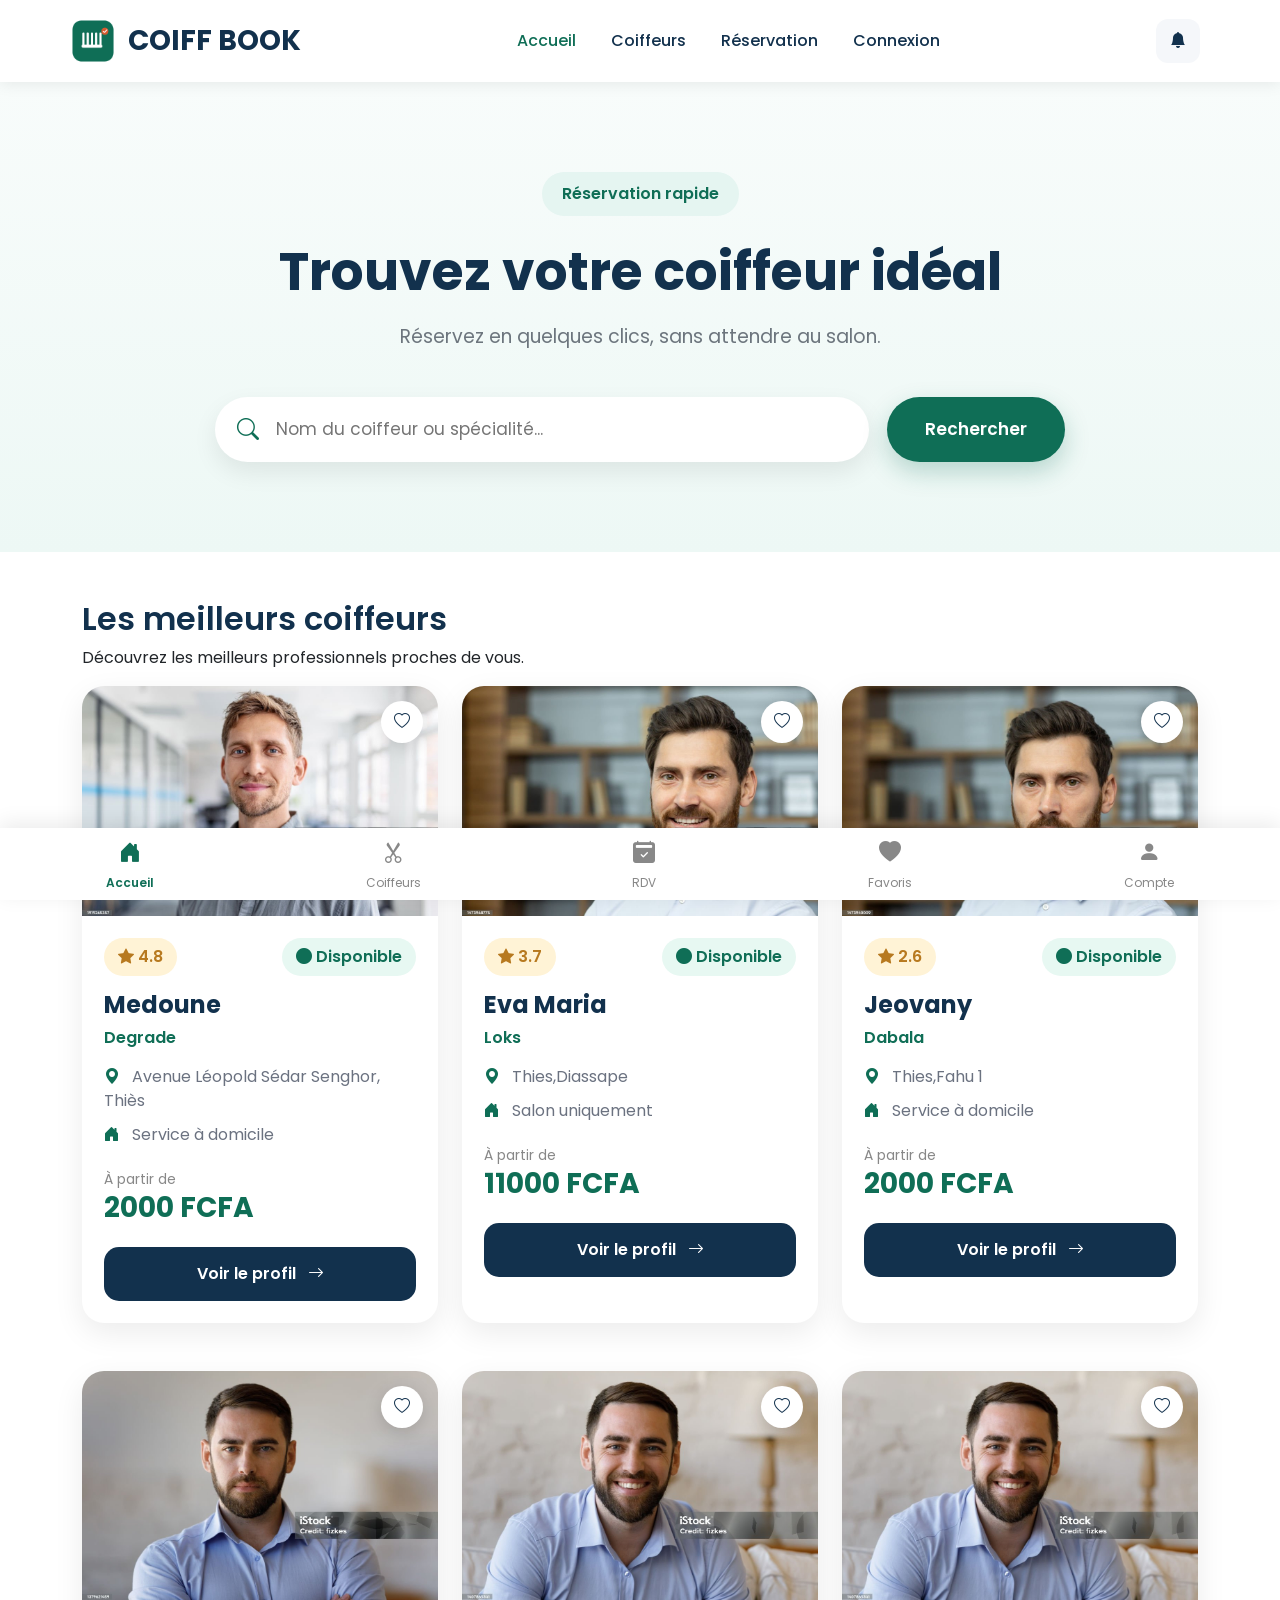
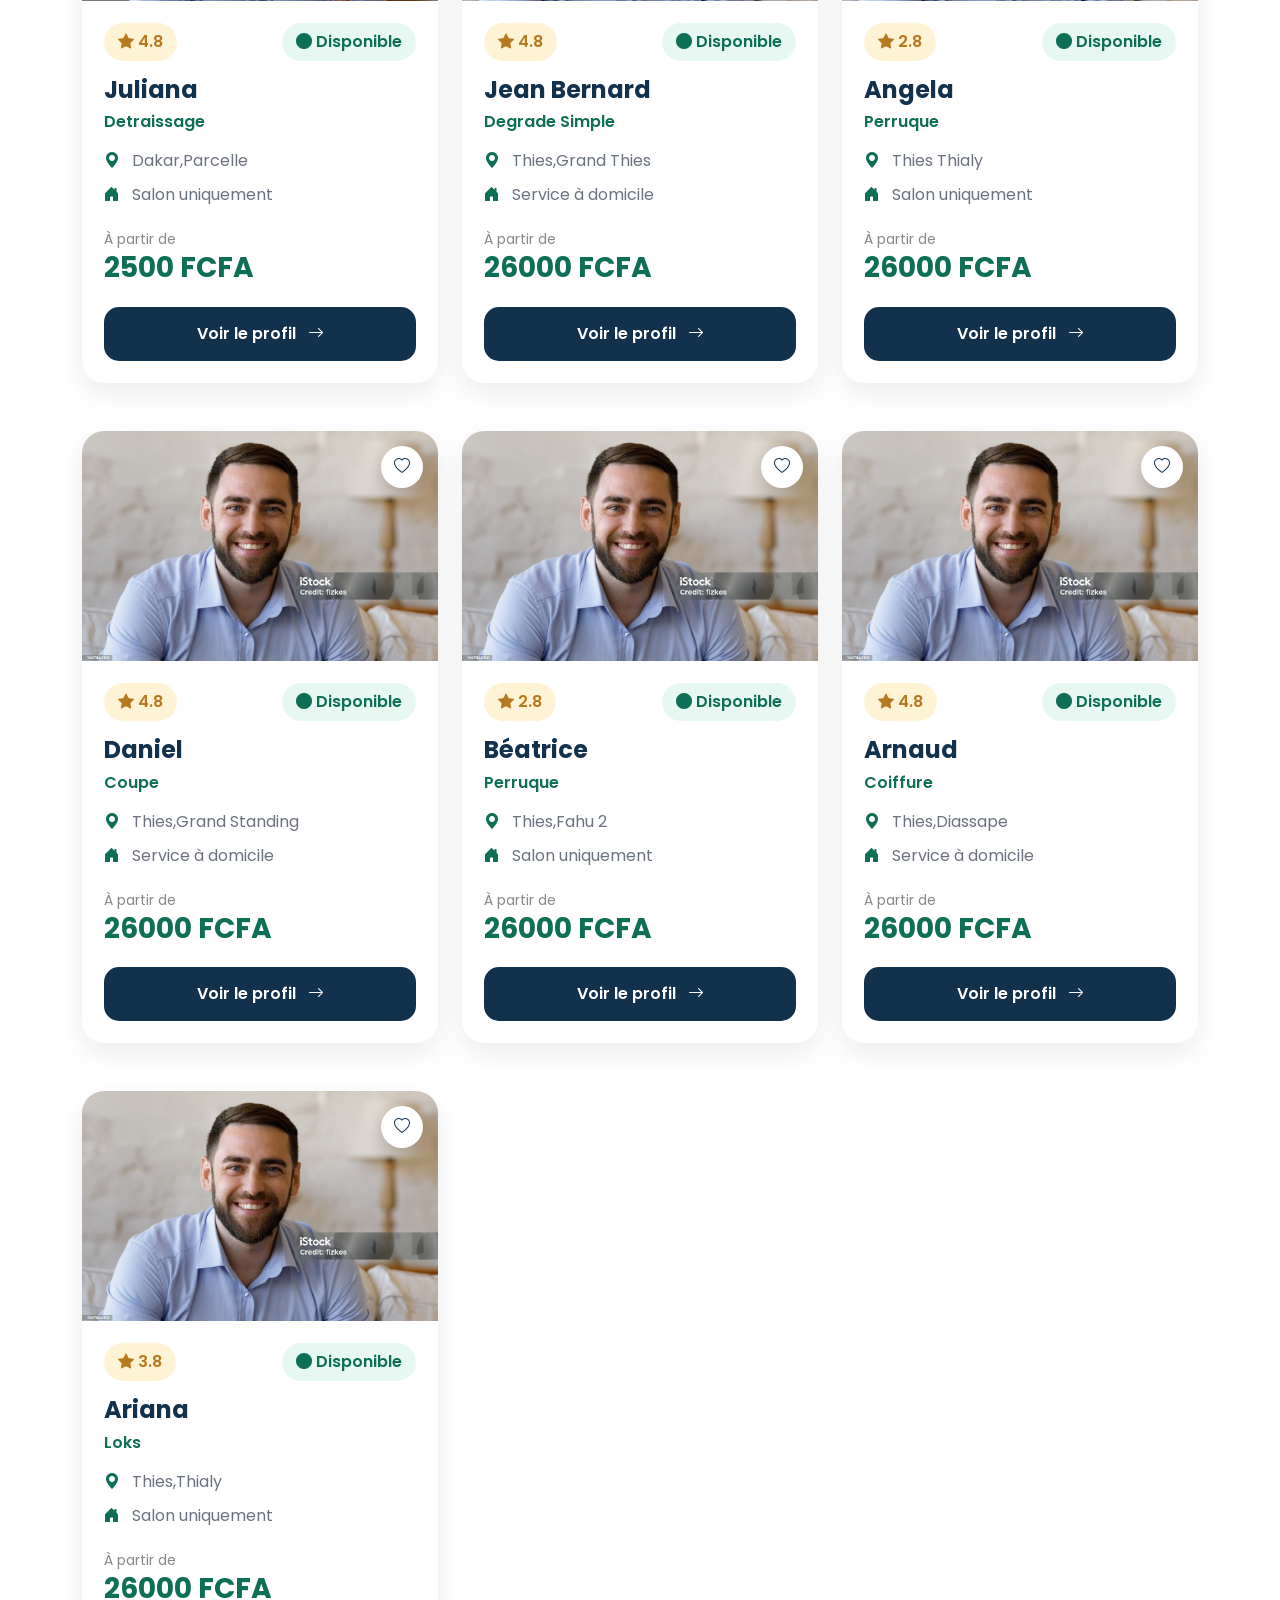
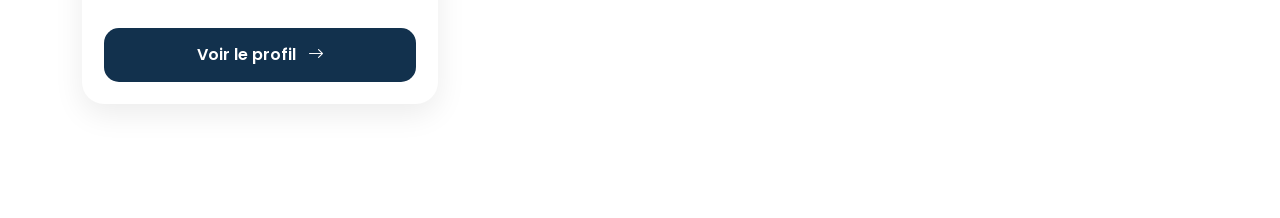
<file: index.html>
<!doctype html>
<html lang="fr">
  <head>
    <meta charset="UTF-8" />
    <meta name="viewport" content="width=device-width, initial-scale=1.0" />
    <title>app-coiffure</title>
    <link rel="icon" href="images/logo3.png" />
    <link
      href="https://cdn.jsdelivr.net/npm/bootstrap@5.3.3/dist/css/bootstrap.min.css"
      rel="stylesheet"
    />
    <link
      rel="stylesheet"
      href="https://cdn.jsdelivr.net/npm/bootstrap-icons@1.11.3/font/bootstrap-icons.min.css"
    />
    <link
      href="https://fonts.googleapis.com/css2?family=Poppins:wght@300;400;500;600;700&display=swap"
      rel="stylesheet"
    />
    <link rel="stylesheet" href="css/style.css" />
  </head>
  <body>
    <nav class="navbar-coiffbook">
      <div class="container">
        <!-- Menu Mobile -->

        <button
          class="btn-menu-mobile d-lg-none"
          data-bs-toggle="offcanvas"
          data-bs-target="#menuMobile"
          aria-label="Ouvrir le menu"
        >
          <i class="bi bi-list"></i>
        </button>

        <!-- Logo -->

        <div class="logo-zone">
          <img src="images/logo3.png" alt="COIFF BOOK" />

          <h2>COIFF BOOK</h2>
        </div>

        <!-- Menu ordinateur -->

        <div class="menu d-none d-lg-flex">
          <a href="#" class="active">Accueil</a>

          <a href="#">Coiffeurs</a>

          <a href="#">Réservation</a>

          <a href="#">Connexion</a>
        </div>

        <!-- Notifications -->

        <div class="actions-navbar">
          <button class="btn-notification">
            <i class="bi bi-bell-fill"></i>
          </button>
        </div>
      </div>
    </nav>
    <section class="hero">
      <div class="container">
        <span class="badge-hero"> Réservation rapide </span>

        <h1>Trouvez votre coiffeur idéal</h1>

        <p>Réservez en quelques clics, sans attendre au salon.</p>

        <div class="recherche-container">
          <div class="input-recherche">
            <i class="bi bi-search"></i>

            <input
              type="search"
              id="cherche"
              placeholder="Nom du coiffeur ou spécialité..."
            />
          </div>

          <button id="btn" class="btn-recherche">Rechercher</button>
        </div>
      </div>
    </section>

    <section class="container mt-5">
      <div class="titre-liste">
        <h2>Les meilleurs coiffeurs</h2>

        <p>Découvrez les meilleurs professionnels proches de vous.</p>
      </div>

      <div id="liste-coiffeurs" class="row gy-4"></div>
    </section>

    <div class="modal fade" id="modaleGalerie" tabindex="-1">
      <div class="modal-dialog modal-dialog-centered modal-lg">
        <div class="modal-content">
          <div class="modal-header">
            <h5 class="modal-title">Toutes les réalisations</h5>

            <button
              type="button"
              class="btn-close"
              data-bs-dismiss="modal"
            ></button>
          </div>

          <div class="modal-body" id="galerie-complete"></div>
        </div>
      </div>
    </div>

    <div class="offcanvas offcanvas-start" tabindex="-1" id="menuMobile">
      <div class="offcanvas-header">
        <h5 class="offcanvas-title">
          <img src="images/logo3.png" width="35" />

          COIFF BOOK
        </h5>

        <button
          type="button"
          class="btn-close"
          data-bs-dismiss="offcanvas"
        ></button>
      </div>

      <div class="offcanvas-body">
        <!-- Profils utilisateur -->

        <div class="profil-sidebar">
          <img src="images/logo3.png" alt="Logo" />

          <h4>Bienvenue</h4>

          <p>Réservez votre prochain rendez-vous.</p>
        </div>

        <!-- Navigation sidebar -->

        <div class="menu-sidebar">
          <a href="#" class="item-menu actif">
            <i class="bi bi-house-door-fill"></i>

            Accueil
          </a>

          <a href="#" class="item-menu">
            <i class="bi bi-scissors"></i>

            Coiffeurs
          </a>

          <a href="#" class="item-menu">
            <i class="bi bi-calendar-check-fill"></i>

            Réservations
          </a>

          <a href="#" class="item-menu">
            <i class="bi bi-heart-fill"></i>

            Favoris
          </a>

          <a href="#" class="item-menu">
            <i class="bi bi-gear-fill"></i>

            Paramètres
          </a>
        </div>

        <!-- Pied de Sidebar -->

        <div class="sidebar-footer">Version 1.0</div>
      </div>
    </div>

    <nav class="bottom-nav">
      <a href="index.html" class="bottom-item active">
        <i class="bi bi-house-door-fill"></i>

        <span>Accueil</span>
      </a>

      <a href="#liste-coiffeurs" class="bottom-item">
        <i class="bi bi-scissors"></i>

        <span>Coiffeurs</span>
      </a>

      <a href="mes-rendezvous.html" class="bottom-item">
        <i class="bi bi-calendar2-check-fill"></i>

        <span>RDV</span>
      </a>

      <a href="#" class="bottom-item">
        <i class="bi bi-heart-fill"></i>

        <span>Favoris</span>
      </a>

      <a href="dashboard.html" class="bottom-item">
        <i class="bi bi-person-fill"></i>

        <span>Compte</span>
      </a>
    </nav>
    <script src="js/data.js"></script>
    <script src="js/liste.js"></script>
    <script src="https://cdn.jsdelivr.net/npm/bootstrap@5.3.3/dist/js/bootstrap.bundle.min.js"></script>
  </body>
</html>
</file>
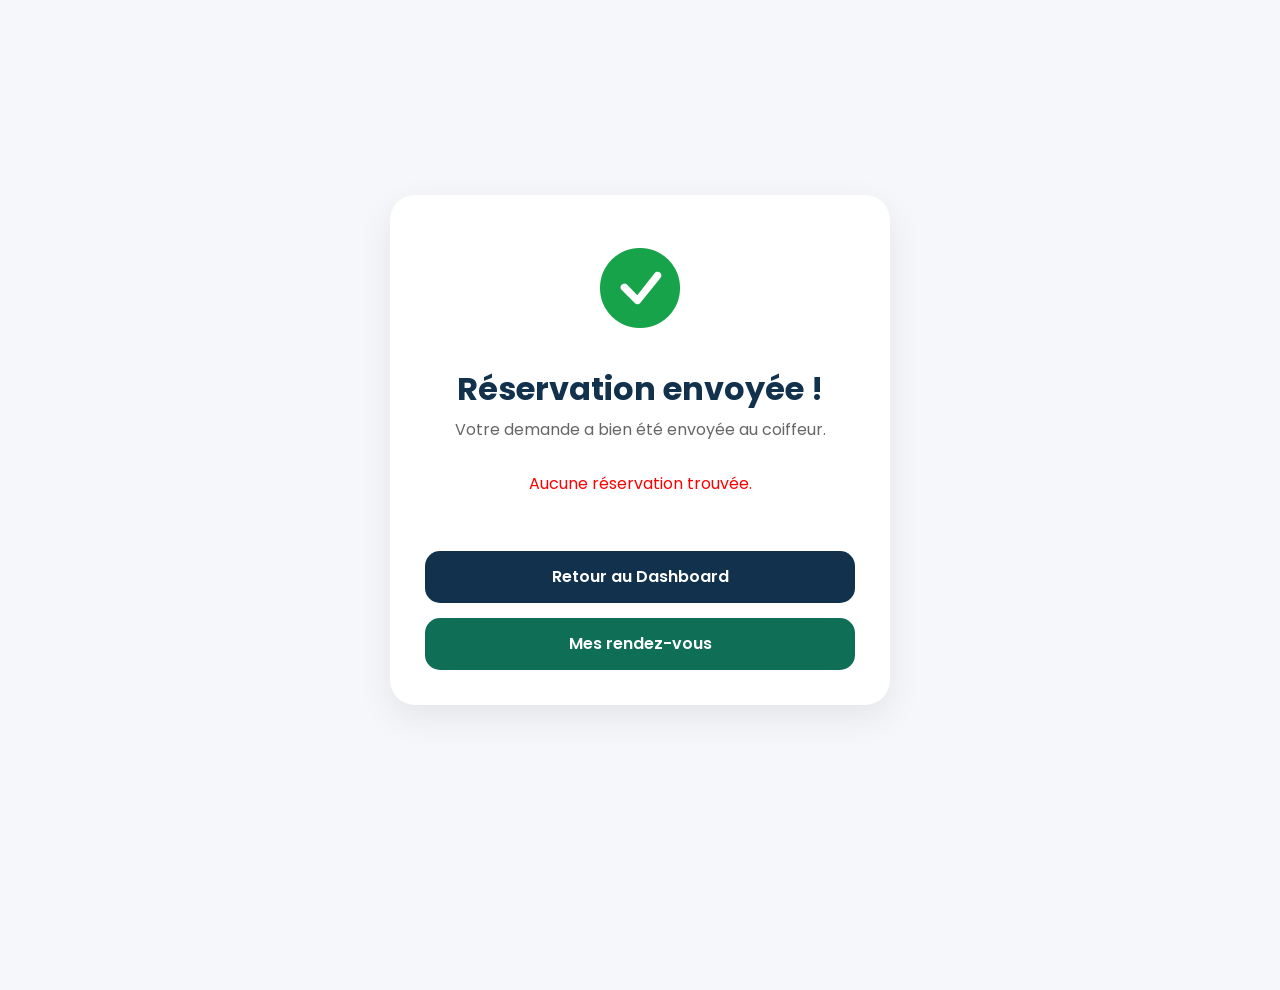
<file: confirmation.html>
<!doctype html>
<html lang="fr">
  <head>
    <meta charset="UTF-8" />

    <meta name="viewport" content="width=device-width, initial-scale=1.0" />

    <title>Confirmation</title>

    <link rel="icon" href="images/logo3.png" />

    <link
      href="https://cdn.jsdelivr.net/npm/bootstrap@5.3.3/dist/css/bootstrap.min.css"
      rel="stylesheet"
    />

    <link
      rel="stylesheet"
      href="https://cdn.jsdelivr.net/npm/bootstrap-icons@1.11.3/font/bootstrap-icons.min.css"
    />

    <link
      href="https://fonts.googleapis.com/css2?family=Poppins:wght@300;400;500;600;700&display=swap"
      rel="stylesheet"
    />

    <link rel="stylesheet" href="css/style.css" />
  </head>

  <body class="confirmation-body">
    <div class="confirmation-container">
      <div class="confirmation-card">
        <div class="success-icon">
          <i class="bi bi-check-circle-fill"></i>
        </div>

        <h2>Réservation envoyée !</h2>

        <p class="confirmation-message">
          Votre demande a bien été envoyée au coiffeur.
        </p>

        <div id="detailsReservation"></div>

        <div class="confirmation-buttons">
          <a href="dashboard.html" class="btn-dashboard">
            Retour au Dashboard
          </a>

          <a href="mes-rendezvous.html" class="btn-secondaire-dashboard">
            Mes rendez-vous
          </a>
        </div>
      </div>
    </div>

    <script src="js/confirmation.js"></script>
  </body>
</html>
</file>
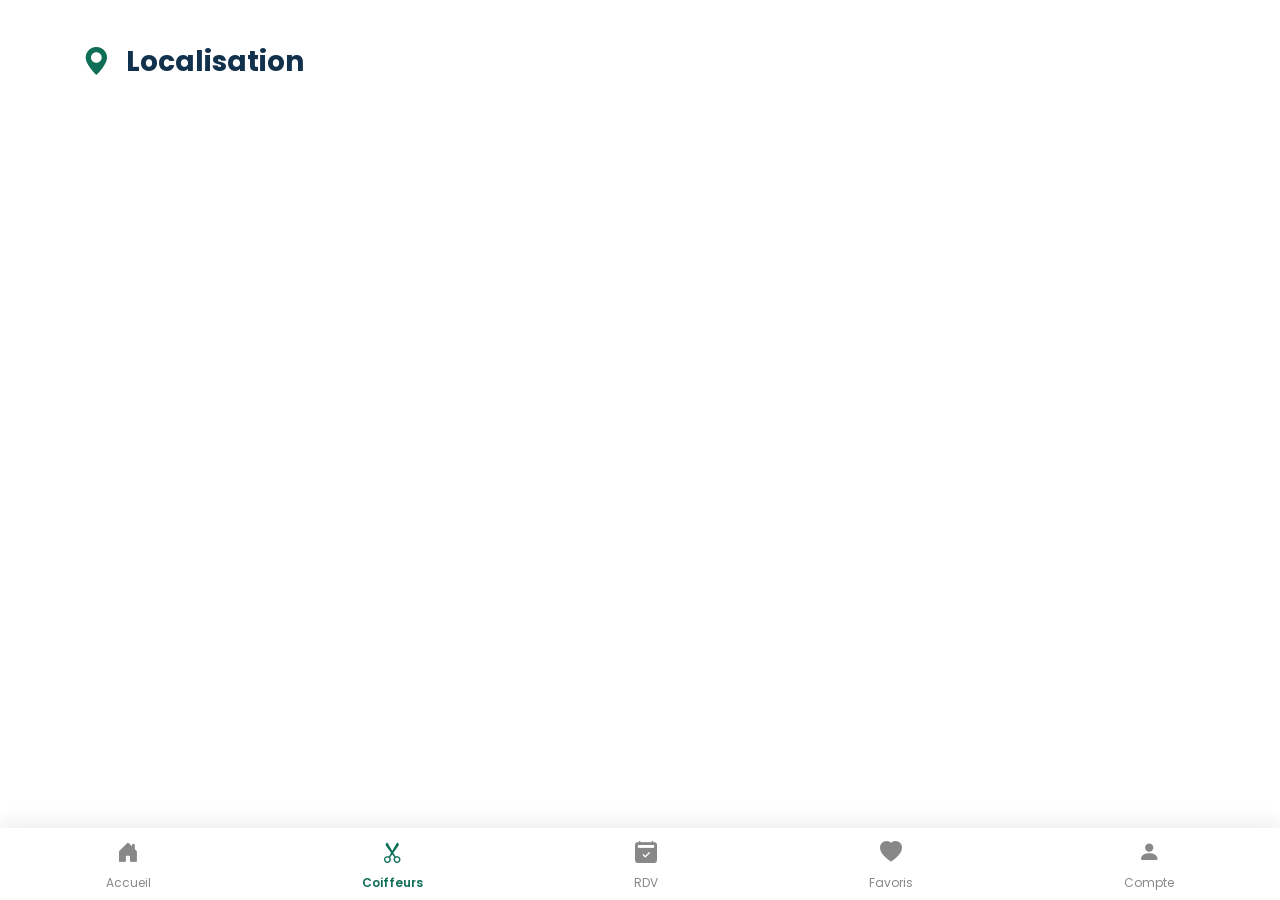
<file: profil.html>
<!doctype html>
<html lang="fr">
  <head>
    <meta charset="UTF-8" />

    <meta name="viewport" content="width=device-width, initial-scale=1.0" />

    <title>profils</title>

    <link rel="icon" href="images/logo3.png" />

    <link
      href="https://cdn.jsdelivr.net/npm/bootstrap@5.3.3/dist/css/bootstrap.min.css"
      rel="stylesheet"
    />
    <link
      rel="stylesheet"
      href="https://cdn.jsdelivr.net/npm/bootstrap-icons@1.11.3/font/bootstrap-icons.min.css"
    />
    <link
      href="https://fonts.googleapis.com/css2?family=Poppins:wght@300;400;500;600;700&display=swap"
      rel="stylesheet"
    />

    <link rel="stylesheet" href="./css/style.css" />
  </head>

  <body>
    <div class="container mt-4" id="profil-container">
      <!-- Cache tant que profil.js n'a pas rempli toutes les infos,
           puis passe en display:block a la fin du script -->
      <div id="carte-profil" style="display: none">
        <!-- =====================================================
                  EN-TÊTE PREMIUM DU PROFIL
        ====================================================== -->

        <div class="banniere-profil">
          <img src="images/bernard.jpg" alt="Bannière" class="image-banniere" />
        </div>

        <!-- ===================== PHOTO + IDENTITÉ ===================== -->

        <div class="entete-profil">
          <!-- Ici profil.js remplira automatiquement les informations -->

          <div id="identite"></div>
        </div>

        <!-- ===================== ACTIONS ===================== -->

        <div class="actions-profil">
          <a href="rendezvous.html?id=1" class="btn-reserver">
            <i class="bi bi-calendar-check-fill"></i>

            Réserver
          </a>

          <div class="actions-secondaires">
            <button class="btn-secondaire">
              <i class="bi bi-house-door-fill"></i>

              Domicile
            </button>

            <button class="btn-secondaire">
              <i class="bi bi-chat-dots-fill"></i>

              Message
            </button>
          </div>
        </div>

        <!-- ===================== DOMICILE / ZONE ===================== -->

        <div id="domicile" class="p-3"></div>

        <!-- ===================== PRESTATIONS ===================== -->

        <div id="prestations"></div>

        <!-- ===================== PLANNING / HORAIRES ===================== -->

        <div class="bloc-infos">
          <div
            class="entete-bloc"
            id="btnHoraires"
            data-bs-toggle="collapse"
            data-bs-target="#planning"
            role="button"
            aria-expanded="false"
            aria-controls="planning"
          >
            <span>
              <i class="bi bi-clock-fill"></i>
              Planning hebdomadaire
            </span>
            <i class="bi bi-chevron-down"></i>
          </div>

          <div id="planning" class="collapse"></div>
        </div>

        <!-- ===================== AVIS CLIENTS ===================== -->

        <h3 class="titre-section">
          <i class="bi bi-chat-square-text-fill"></i>
          Avis clients
        </h3>

        <div id="avis"></div>

        <!-- ===================== GALERIE ===================== -->

        <h3 class="titre-section">
          <i class="bi bi-images"></i>
          Galerie
        </h3>

        <div id="realisations"></div>
      </div>

      <!-- ===================== LOCALISATION ===================== -->

      <h3 class="titre-section">
        <i class="bi bi-geo-alt-fill"></i>
        Localisation
      </h3>

      <div id="localisation"></div>
      <!-- fin #carte-profil -->

      <!-- Modale Bootstrap : affiche toutes les realisations,
           remplie dynamiquement par profil.js au clic sur le +X -->
      <div class="modal fade" id="modaleGalerie" tabindex="-1">
        <div class="modal-dialog modal-dialog-centered modal-lg">
          <div class="modal-content">
            <div class="modal-header">
              <h5 class="modal-title">Toutes les réalisations</h5>

              <button
                type="button"
                class="btn-close"
                data-bs-dismiss="modal"
              ></button>
            </div>

            <div class="modal-body" id="galerie-complete"></div>
          </div>
        </div>
      </div>
    </div>

    <!--=====================================
        Bottom Navigation
======================================-->

    <nav class="bottom-nav">
      <a href="index.html" class="bottom-item">
        <i class="bi bi-house-door-fill"></i>

        <span>Accueil</span>
      </a>

      <a href="index.html#liste-coiffeurs" class="bottom-item active">
        <i class="bi bi-scissors"></i>

        <span>Coiffeurs</span>
      </a>

      <a href="#" class="bottom-item" id="btnBottomRdv">
        <i class="bi bi-calendar2-check-fill"></i>

        <span>RDV</span>
      </a>

      <a href="#" class="bottom-item">
        <i class="bi bi-heart-fill"></i>

        <span>Favoris</span>
      </a>

      <a href="dashboard.html" class="bottom-item">
        <i class="bi bi-person-fill"></i>

        <span>Compte</span>
      </a>
    </nav>

    <script src="js/data.js"></script>
    <script src="js/profil.js"></script>

    <!-- JavaScript Bootstrap : necessaire pour les modales, dropdown, etc. -->
    <script src="https://cdn.jsdelivr.net/npm/bootstrap@5.3.3/dist/js/bootstrap.bundle.min.js"></script>
  </body>
</html>
</file>
<file: css/style.css>
:root {
  --bs-primary: #0F6E56;
  --bs-primary-rgb: 15, 110, 86;
}


.btn-primary {
  background-color: #0F6E56;
  border-color: #0F6E56;
}


.btn-primary:hover {
  background-color: #0c5a47;
  border-color: #0c5a47;
}


.btn-primary:focus,
.btn-primary:active {
  background-color: #0c5a47;
  border-color: #0c5a47;
}


body {
  font-family: "Poppins", sans-serif;
}

/* Images des réalisations */
#realisations {
  display: flex;
  gap: 8px;
  flex-wrap: nowrap;
  justify-content: center;
  margin: 1rem 0;
}


/* Les 2 enfants directs (img + .photo-plus) se partagent l'espace à parts égales,
   ce qui les garde toujours côte à côte, même sur petit écran */
#realisations > img,
#realisations > .photo-plus {
  flex: 1 1 0;
  max-width: 150px;
  min-width: 0;
}


#realisations img {
  display: block;
  width: 100%;
  aspect-ratio: 1 / 1;
  height: auto;
  border: 1px solid var(--bs-border-color, #ddd);
  border-radius: 8px;
  object-fit: cover;
}


/* Style des cartes */
.card {
  border: none;
  border-radius: 15px;
  box-shadow: 0 5px 15px rgba(0, 0, 0, 0.08);
  transition: transform 0.3s ease, box-shadow 0.3s ease;
}


.card:hover {
  transform: translateY(-5px);
  box-shadow: 0 10px 25px rgba(0, 0, 0, 0.12);
}


/* Couleur des titres */
h1,
h2,
h3,
h4,
h5,
h6 {
  color: #12314D;
  font-weight: 600;
}

@media (max-width: 767px) {
  .card-title {
    font-size: 1.1rem;
    word-wrap: break-word;
  }

  .card.h-100 {
    padding: 0.75rem !important;
  }

  .card img.rounded-circle {
    width: 90px !important;
    height: 90px !important;
  }

  .card-text {
    font-size: 0.85rem;
  }
}
/* Conteneur de la deuxième photo avec le +X */
.photo-plus {
  position: relative;
  cursor: pointer; /* curseur pointeur pour montrer que c'est cliquable */
}


/* Le +X placé au-dessus de l'image */
.photo-plus span {
  position: absolute;
  top: 0;
  left: 0;

  width: 100%;
  height: 100%;

  display: flex;
  justify-content: center;
  align-items: center;

  background-color: rgba(0, 0, 0, 0.5);

  color: white;
  font-size: 30px;
  font-weight: 600;

  border-radius: 10px;
  cursor: pointer;
}


/* Images de la modale (galerie complète) : dimensions fixées à l'avance
   pour éviter que la page "saute"/clignote pendant le chargement des images */
#galerie-complete img {
  width: 150px;
  height: 150px;
  object-fit: cover;
  border-radius: 8px;
}


   /* Bloc Horaires */

.bloc-infos {
  margin-top: 20px;
  background: #fff;
  border-radius: 15px;
  box-shadow: 0 4px 12px rgba(0, 0, 0, 0.08);
  overflow: hidden;
}

.entete-bloc {
  display: flex;
  justify-content: space-between;
  align-items: center;
  padding: 18px 20px;
  cursor: pointer;
  transition: 0.3s ease;
}

.entete-bloc:hover {
  background-color: rgba(15, 110, 86, 0.08);
}

.entete-bloc span {
  font-size: 18px;
  font-weight: 600;
  color: #12314D;
}

.entete-bloc i {
  font-size: 20px;
  color: #0F6E56;
  transition: 0.3s;
}

.entete-bloc span i {
    margin-right: 10px;
    color: #0F6E56;
}

#planning {
    
  padding: 20px;
  border-top: 1px solid #ececec;
}


/* ===========================================
   CARTES COIFFEURS - UI REDESIGN
=========================================== */

.carte-coiffeur {
    border-radius: 20px;
    overflow: hidden;
    background: #fff;
    transition: .35s;
    box-shadow: 0 8px 25px rgba(0,0,0,.08);
    height: 100%;
}

.carte-coiffeur:hover{
    transform: translateY(-8px);
    box-shadow: 0 18px 40px rgba(0,0,0,.15);
}

.photo-coiffeur{
    width:100%;
    height:240px;
    object-fit:cover;
}

.carte-coiffeur .card-body{
    padding:22px;
}

.note{
    color:#f5b301;
    font-weight:600;
}

.note i{
    margin-right:4px;
}

.disponible{
    color:#0F6E56;
    font-size:.9rem;
    font-weight:600;
}

.disponible i{
    font-size:8px;
    margin-right:5px;
}

.nom-coiffeur{
    color:#12314D;
    font-size:1.45rem;
    font-weight:700;
    margin-top:10px;
    margin-bottom:5px;
}

.specialite{
    color:#666;
    font-size:1rem;
    margin-bottom:18px;
}

.info{
    color:#555;
    margin-bottom:8px;
}

.info i{
    color:#0F6E56;
    margin-right:8px;
}

.prix{
    background:#F5F8FA;
    border-radius:12px;
    padding:12px;
    margin:22px 0;
    text-align:center;
    color:#666;
}

.prix strong{
    display:block;
    color:#12314D;
    font-size:1.2rem;
    margin-top:4px;
}

.btn-profil{
    background:#0F6E56;
    color:white;
    border-radius:12px;
    padding:12px;
    font-weight:600;
    transition:.3s;
}

.btn-profil:hover{
    background:#0c5a47;
    color:white;
}

.btn-profil i{
    margin-left:8px;
}


        /* NAVBAR */


.navbar-coiffbook{
    background:#ffffff;
    position:sticky;
    top:0;
    z-index:1000;
    box-shadow:0 2px 15px rgba(0,0,0,.08);
}

.navbar-coiffbook .container{
    display:flex;
    justify-content:space-between;
    align-items:center;
    padding:18px 0;
}

.logo-zone{
    display:flex;
    align-items:center;
    gap:12px;
}

.logo-zone img{
    width:55px;
}

.logo-zone h2{
    margin:0;
    color:#12314D;
    font-size:28px;
    font-weight:700;
}

.menu{
    display:flex;
    gap:35px;
}

.menu a{
    text-decoration:none;
    color:#12314D;
    font-weight:500;
    transition:.3s;
}

.menu a:hover{
    color:#0F6E56;
}

.menu .active{
    color:#0F6E56;
}


            /* HERO */


.hero{

    background:linear-gradient(
        180deg,
        #F8FCFB 0%,
        #EDF8F5 100%
    );

    padding:90px 0;

    text-align:center;

}

.badge-hero{

    display:inline-block;

    background:#E5F5F1;

    color:#0F6E56;

    padding:10px 20px;

    border-radius:50px;

    font-weight:600;

    margin-bottom:25px;

}

.hero h1{

    color:#12314D;

    font-size:52px;

    font-weight:700;

    margin-bottom:20px;

}

.hero p{

    color:#6c757d;

    font-size:19px;

    width:700px;

    max-width:90%;

    margin:auto;

    margin-bottom:45px;

}


      /* BARRE DE RECHERCHE */


.recherche-container{

    margin:auto;

    margin-top:45px;

    max-width:850px;

    display:flex;

    gap:18px;

}

.input-recherche{

    flex:1;

    display:flex;

    align-items:center;

    background:#fff;

    border-radius:60px;

    padding:0 22px;

    box-shadow:0 10px 25px rgba(0,0,0,.08);

    transition:.3s;

}

.input-recherche:focus-within{

    transform:translateY(-2px);

    box-shadow:0 15px 35px rgba(15,110,86,.18);

}

.input-recherche i{

    color:#0F6E56;

    font-size:22px;

    margin-right:15px;

}

.input-recherche input{

    width:100%;

    height:65px;

    border:none;

    outline:none;

    font-size:17px;

    background:transparent;

}

.btn-recherche{

    border:none;

    background:#0F6E56;

    color:white;

    border-radius:60px;

    padding:0 38px;

    font-size:17px;

    font-weight:600;

    transition:.3s;

    box-shadow:0 10px 25px rgba(15,110,86,.25);

}

.btn-recherche:hover{

    background:#12314D;

    transform:translateY(-2px);

}

/* pour le champ de recherche sur mobile et sur pc */

@media (max-width:768px){

    .recherche-container{

        flex-direction:column;

    }

    .input-recherche{

        width:100%;

    }

    .btn-recherche{

        width:100%;

        height:58px;

    }

}

/*pour reduire le texte ecrit en dur sur la page d'accueil trouver votre coiffeur  */
@media (max-width:768px){

    .hero{

        padding:55px 20px;

    }

    .hero h1{

        font-size:34px;

        line-height:1.2;

    }

    .hero p{

        font-size:16px;

        width:100%;

        margin-top:18px;

    }

    .recherche-container{

        flex-direction:column;

        gap:15px;

    }

    .btn-recherche{

        width:100%;

        height:58px;

    }

}

/* ===========================
        MENU MOBILE
=========================== */

.btn-menu-mobile{

    border:none;

    background:transparent;

    color:#12314D;

    font-size:34px;

    padding:0;
    margin-left:10px;

}

.btn-menu-mobile:focus{

    box-shadow:none;

}

.offcanvas{

    width:280px !important;

    border-top-right-radius:25px;

    border-bottom-right-radius:25px;

}

.offcanvas-header{

    background:#12314D;

    color:white;

    padding:22px;

}

.offcanvas-title{

    display:flex;

    align-items:center;

    gap:12px;

    font-size:22px;

    font-weight:700;

}

.offcanvas-title img{

    width:42px;

}

.offcanvas-body{

    padding:0;

    background:#F8FCFB;

}

.lien-menu{

    display:flex;

    align-items:center;

    gap:18px;

    text-decoration:none;

    color:#12314D;

    font-size:18px;

    font-weight:500;

    padding:20px 25px;

    transition:.3s;

}

.lien-menu i{

    color:#0F6E56;

    font-size:22px;

}

.lien-menu:hover{

    background:#E5F5F1;

    color:#0F6E56;

}

@media(min-width:992px){

    .btn-menu-mobile{

        display:none;
        

    }

}

/* la taille du logo de l'appli su rla page d'accuel */
.logo-zone img{

    width:46px;
    height:46px;
     object-fit:contain;

}
     
.navbar-coiffbook{

    min-height:70px;

}

/* le bouton de notification */
.actions-navbar{

    margin-right:10px;

}

.btn-menu-mobile,
.btn-notification{

    width:44px;
    height:44px;

    border:none;

    border-radius:12px;

    background:#F5F7FA;

    display:flex;

    align-items:center;

    justify-content:center;

    color:#12314D;

    transition:.3s;

}

.btn-menu-mobile:hover,
.btn-notification:hover{

    background:#E6F4F0;

}

/*======================================================
            CARTES PREMIUM COIFF BOOK
======================================================*/

.carte-coiffeur{

    border:none;

    border-radius:22px;

    overflow:hidden;

    background:white;

    box-shadow:0 10px 30px rgba(0,0,0,.08);

    transition:.35s;

}

.carte-coiffeur:hover{

    transform:translateY(-8px);

    box-shadow:0 18px 40px rgba(0,0,0,.12);

}

/*================ PHOTO =================*/

.photo-container{

    position:relative;

}

.photo-coiffeur{

    width:100%;

    height:230px;

    object-fit:cover;

}

/*================ FAVORI =================*/

.btn-favori{

    position:absolute;

    top:15px;

    right:15px;

    width:42px;

    height:42px;

    border:none;

    border-radius:50%;

    background:white;

    color:#12314D;

    box-shadow:0 5px 18px rgba(0,0,0,.15);

    transition:.3s;

}

.btn-favori:hover{

    background:#0F6E56;

    color:white;

}

/*================ BADGES =================*/

.ligne-badges{

    display:flex;

    justify-content:space-between;

    align-items:center;

    margin-bottom:15px;

}

.badge-note{

    background:#FFF3D6;

    color:#B7791F;

    padding:7px 14px;

    border-radius:30px;

    font-weight:600;

}

.badge-dispo{

    background:#E7F8F2;

    color:#0F6E56;

    padding:7px 14px;

    border-radius:30px;

    font-weight:600;

}

/*================ TITRES =================*/

.nom-coiffeur{

    font-size:24px;

    font-weight:700;

    color:#12314D;

    margin-bottom:6px;

}

.specialite{

    color:#0F6E56;

    font-weight:600;

    margin-bottom:15px;

}

.info{

    color:#6B7280;

    margin-bottom:10px;

}

.info i{

    color:#0F6E56;

    margin-right:8px;

}

/*================ PRIX =================*/

.bloc-prix{

    margin-top:20px;

    margin-bottom:22px;

}

.bloc-prix small{

    color:#888;

}

.bloc-prix h3{

    color:#0F6E56;

    font-size:28px;

    font-weight:700;

}

/*================ BOUTON =================*/

.btn-profil{

    width:100%;

    border-radius:15px;

    background:#12314D;

    color:white;

    padding:14px;

    font-weight:600;

    transition:.3s;

}

.btn-profil:hover{

    background:#0F6E56;

    color:white;

}


            /* SIDEBAR PREMIUM COIFF BOOK */


.profil-sidebar{

    text-align:center;

    padding:35px 20px;

    background:linear-gradient(135deg,#12314D,#0F6E56);

    color:white;

}

.profil-sidebar img{

    width:70px;

    height:70px;

    object-fit:contain;

    margin-bottom:15px;

}

.profil-sidebar h4{

    font-weight:700;

    margin-bottom:6px;

}

.profil-sidebar p{

    opacity:.9;

    font-size:14px;

}

.menu-sidebar{

    padding:20px 15px;

}

.item-menu{

    display:flex;

    align-items:center;

    gap:16px;

    text-decoration:none;

    color:#12314D;

    padding:16px 18px;

    border-radius:15px;

    margin-bottom:10px;

    font-weight:600;

    transition:.25s;

}

.item-menu i{

    font-size:20px;

    color:#0F6E56;

}

.item-menu:hover{

    background:#E8F5F1;

}

.item-menu.actif{

    background:#12314D;

    color:white;

}

.item-menu.actif i{

    color:white;

}

.sidebar-footer{

    text-align:center;

    color:#999;

    padding:25px;

    font-size:13px;

}

/*======================================================
                BANNIÈRE DU PROFIL
======================================================*/

.banniere-profil{

    height:220px;

    border-radius:25px;

    overflow:hidden;

    margin-bottom:70px;

}

.image-banniere{

    width:100%;

    height:100%;

    object-fit:cover;

}

/*======================*/

.entete-profil{

    margin-top:-90px;

    position:relative;

    z-index:5;

}

/*======================*/

#identite img{

    width:140px;

    height:140px;

    object-fit:cover;

    border-radius:50%;

    border:6px solid white;

    box-shadow:0 10px 30px rgba(0,0,0,.15);

}

/*======================*/

.actions-profil{

    margin-top:30px;

}

.btn-reserver{

    display:block;

    width:100%;

    padding:16px;

    border-radius:18px;

    text-decoration:none;

    background:#0F6E56;

    color:white;

    text-align:center;

    font-weight:600;

}

.btn-reserver:hover{

    color:white;

    background:#0B5C48;

}

/*======================*/

.actions-secondaires{

    display:flex;

    gap:15px;

    margin-top:15px;

}

.btn-secondaire{

    flex:1;

    border:none;

    border-radius:16px;

    padding:14px;

    background:#F3F8F7;

    color:#12314D;

    font-weight:600;

}

.btn-secondaire i{

    color:#0F6E56;

    margin-right:8px;

}

/*=============================================
            IDENTITÉ PREMIUM
=============================================*/

.identite-premium{

    text-align:center;

    margin-top:15px;

}

.identite-premium .nom-coiffeur{

    color:#12314D;

    font-size:32px;

    font-weight:700;

    margin-bottom:10px;

}

.note-premium{

    display:inline-flex;

    align-items:center;

    gap:8px;

    padding:8px 18px;

    border-radius:30px;

    background:#FFF3D6;

    color:#C98A00;

    font-weight:700;

    margin-bottom:18px;

}

.info-premium{

    display:flex;

    justify-content:center;

    gap:30px;

    flex-wrap:wrap;

}

.info-domicile {
  display: flex;
  justify-content: center;
  gap: 30px;
  flex-wrap: wrap;
  margin: 20px 0;
}

.info-domicile span {
  color: #666;
  font-weight: 600;
}

.info-domicile i {
  color: #0F6E56;
  margin-right: 8px;
}

.info-premium span{

    color:#666;

    font-weight:600;

}

.info-premium i{

    color:#0F6E56;

    margin-right:8px;

}

/*======================================================
                PRESTATIONS PREMIUM
======================================================*/

.titre-section{

    color:#12314D;

    font-size:28px;

    font-weight:700;

    margin-top:45px;

    margin-bottom:25px;

}

.titre-section i{

    color:#0F6E56;

    margin-right:10px;

}

/*==============================*/

.carte-prestation{

    display:flex;

    align-items:center;

    justify-content:space-between;

    gap:20px;

    background:white;

    border-radius:20px;

    padding:20px;

    margin-bottom:18px;

    box-shadow:0 10px 25px rgba(0,0,0,.08);

}

/*==============================*/

.icone-prestation{

    width:65px;

    height:65px;

    border-radius:18px;

    background:#E8F5F1;

    display:flex;

    justify-content:center;

    align-items:center;

    font-size:28px;

    color:#0F6E56;

}

/*==============================*/

.contenu-prestation{

    flex:1;

}

.contenu-prestation h5{

    color:#12314D;

    font-weight:700;

    margin-bottom:6px;

}

.contenu-prestation span{

    color:#888;

    font-size:14px;

}

.contenu-prestation h4{

    color:#0F6E56;

    margin-top:6px;

    font-weight:700;

}

/*==============================*/

.btn-reserver-prestation{

    text-decoration: none;
    display: inline-block;
    white-space: nowrap;
    flex-shrink: 0;
    border:none;

    background:#12314D;

    color:white;

    border-radius:14px;

    padding:12px 20px;

    font-weight:600;

    transition:.3s;

}

.btn-reserver-prestation:hover{

    background:#0F6E56;

}

/*==========================================
            Planning Premium
==========================================*/

.planning-premium{

    display:flex;

    flex-direction:column;

    gap:14px;

    margin-top:20px;

}

.jour-card{

    display:flex;

    justify-content:space-between;

    align-items:center;

    background:white;

    border-radius:18px;

    padding:18px;

    box-shadow:0 8px 18px rgba(0,0,0,.08);

}

.jour-card strong{

    color:#12314D;

    text-transform:capitalize;

}

.jour-card span{

    color:#0F6E56;

    font-weight:600;

}

.jour-card.ferme{

    opacity:.65;

}

.jour-card.ferme span{

    color:#dc3545;

}

/*==========================================
        Réservation Premium
==========================================*/

.choix-lieu{

    display:flex;

    gap:18px;

    margin-bottom:30px;

}

.carte-lieu{

    flex:1;

    background:white;

    border-radius:18px;

    padding:20px;

    text-align:center;

    cursor:pointer;

    box-shadow:0 8px 20px rgba(0,0,0,.08);

    transition:.3s;

}

.carte-lieu:hover{

    transform:translateY(-4px);

}

.carte-lieu input{

    display:none;

}

.carte-lieu i{

    font-size:28px;

    color:#0F6E56;

    display:block;

    margin-bottom:10px;

}

.carte-lieu span{

    font-weight:600;

    color:#12314D;

}

.champ-rdv{

    border-radius:15px;

    height:55px;

}

.btn-confirmer-rdv{

    width:100%;

    border:none;

    border-radius:16px;

    background:#12314D;

    color:white;

    padding:16px;

    font-size:18px;

    font-weight:600;

    transition:.3s;

}

.btn-confirmer-rdv:hover{

    background:#0F6E56;

}

/*==========================================
        Confirmation réservation
==========================================*/

.carte-confirmation{

    background:#fff;

    border-radius:22px;

    padding:25px;

    margin-top:30px;

    box-shadow:0 10px 30px rgba(0,0,0,.08);

}

.confirmation-header{

    text-align:center;

    margin-bottom:25px;

}

.confirmation-header i{

    font-size:55px;

    color:#0F6E56;

}

.confirmation-header h3{

    margin-top:10px;

    color:#12314D;

    font-weight:700;

}

.confirmation-header p{

    color:#666;

}

.ligne-confirmation{

    display:flex;

    justify-content:space-between;

    align-items:center;

    padding:14px 0;

    border-bottom:1px solid #ececec;

}

.ligne-confirmation span{

    color:#666;

}

.ligne-confirmation strong{

    color:#12314D;

}

.total{

    border-bottom:none;

    margin-top:15px;

    font-size:20px;

}

.total strong{

    color:#0F6E56;

}

/* Style pour les avis */
.entete-avis {
  display: flex;
  justify-content: center;
  gap: 20px;
  margin-bottom: 20px;
  font-weight: 600;
  color: #12314D;
}

.carte-avis {
  border: 1px solid #ececec;
  border-radius: 10px;
  padding: 15px;
  margin-bottom: 12px;
}

.etoiles-avis {
  color: #f5a623;
  margin-bottom: 8px;
}

.commentaire-avis {
  color: #444;
  margin-bottom: 6px;
}

.auteur-avis {
  color: #888;
  font-size: 0.9rem;
  font-style: italic;
  margin: 0;
}

/* Style du bouton pour la localisaton  */
.carte-localisation {
  background-color: #f8f9fa;
  border-radius: 10px;
  padding: 15px;
  text-align: center;
}

.carte-localisation p {
  color: #12314D;
  font-weight: 600;
  margin-bottom: 12px;
}

.carte-localisation i {
  color: #0F6E56;
  margin-right: 6px;
}

.btn-secondaire {
  text-decoration: none;
  /* ... le reste de tes styles existants ... */
}


/*==========================================
            DASHBOARD CLIENT
==========================================*/

.dashboard-body{

    background:#f5f7fb;

    font-family:'Poppins',sans-serif;

}

.dashboard-header{

    display:flex;

    justify-content:space-between;

    align-items:center;

    margin-bottom:30px;

}

.dashboard-header h2{

    color:#12314D;

    font-weight:700;

    margin-bottom:5px;

}

.dashboard-header p{

    color:#777;

    margin:0;

}

.dashboard-header img{

    width:60px;

    height:60px;

    border-radius:50%;

    object-fit:cover;

}

.dashboard-card{

    background:white;

    border-radius:22px;

    padding:25px;

    box-shadow:0 10px 30px rgba(0,0,0,.08);

}

.dashboard-card-header{

    display:flex;

    align-items:center;

    gap:10px;

    color:#0F6E56;

    font-weight:600;

    margin-bottom:20px;

}

.dashboard-card h4{

    color:#12314D;

    font-weight:700;

    margin-bottom:20px;

}

.dashboard-card p{

    display:flex;

    align-items:center;

    gap:10px;

    color:#555;

    margin-bottom:12px;

}

.dashboard-card p i{

    color:#0F6E56;

}

.btn-dashboard{

    width:100%;

    margin-top:20px;

    border:none;

    border-radius:15px;

    background:#12314D;

    color:white;

    padding:14px;

    font-weight:600;

    transition:.3s;
    text-decoration: none;


}

.btn-dashboard:hover{

    background:#0F6E56;

}

/*==========================================
            STATISTIQUES
==========================================*/

.stats-grid{

    display:grid;

    grid-template-columns:repeat(3,1fr);

    gap:15px;

    margin-top:20px;

}

.stat-item{

    background:#f7f9fc;

    border-radius:18px;

    padding:20px 15px;

    text-align:center;

    transition:.3s;

}

.stat-item:hover{

    transform:translateY(-5px);

    box-shadow:0 8px 20px rgba(0,0,0,.08);

}

.stat-item i{

    font-size:28px;

    color:#0F6E56;

    margin-bottom:12px;

}

.stat-item h3{

    font-size:28px;

    font-weight:700;

    color:#12314D;

    margin-bottom:5px;

}

.stat-item p{

    margin:0;

    color:#666;

    font-size:14px;

}

@media(max-width:576px){

.stats-grid{

    grid-template-columns:1fr;

}

}

/*==========================================
            FAVORIS
==========================================*/

.favoris-container{

    display:flex;

    flex-direction:column;

    gap:18px;

    margin-top:20px;

}

.favori{

    display:flex;

    align-items:center;

    gap:15px;

    background:#f8f9fc;

    padding:15px;

    border-radius:18px;

    transition:.3s;

}

.favori:hover{

    transform:translateX(5px);

    box-shadow:0 8px 20px rgba(0,0,0,.08);

}

.favori img{

    width:65px;

    height:65px;

    border-radius:50%;

    object-fit:cover;

    border:3px solid #0F6E56;

}

.favori h5{

    margin:0;

    color:#12314D;

    font-weight:600;

}

.favori small{

    color:#666;

}

/*==========================================
            HISTORIQUE
==========================================*/

.timeline{

    position:relative;

    margin-top:20px;

}

.timeline::before{

    content:"";

    position:absolute;

    left:18px;

    top:0;

    bottom:0;

    width:3px;

    background:#dbe7e3;

}

.timeline-item{

    display:flex;

    align-items:flex-start;

    gap:20px;

    margin-bottom:25px;

    position:relative;

}

.timeline-icon{

    width:38px;

    height:38px;

    background:#0F6E56;

    color:white;

    border-radius:50%;

    display:flex;

    justify-content:center;

    align-items:center;

    z-index:2;

    flex-shrink:0;

}

.timeline-content{

    background:#f8f9fc;

    border-radius:18px;

    padding:15px 18px;

    width:100%;

    transition:.3s;

}

.timeline-content:hover{

    transform:translateY(-3px);

    box-shadow:0 8px 20px rgba(0,0,0,.08);

}

.timeline-content h5{

    margin:0;

    color:#12314D;

    font-weight:600;

}

.timeline-content p{

    margin:5px 0;

    color:#666;

}

.timeline-content small{

    color:#999;

}

/*==========================================
            MON COMPTE
==========================================*/

.compte-menu{

    margin-top:15px;

}

.compte-item{

    display:flex;

    align-items:center;

    justify-content:space-between;

    padding:18px;

    margin-bottom:12px;

    border-radius:18px;

    background:#f8f9fc;

    text-decoration:none;

    color:#12314D;

    transition:.3s;

}

.compte-item:hover{

    background:white;

    box-shadow:0 8px 20px rgba(0,0,0,.08);

    transform:translateX(5px);

}

.compte-item span{

    flex:1;

    margin-left:15px;

    font-weight:500;

}

.compte-item>i:first-child{

    color:#0F6E56;

    font-size:20px;

}

.compte-item>i:last-child{

    color:#999;

}

.deconnexion{

    color:#d62828;

}

.deconnexion>i:first-child{

    color:#d62828;

}

/*==========================================
        BOTTOM NAVIGATION
==========================================*/

.bottom-nav{

    position:fixed;

    bottom:0;

    left:0;

    width:100%;

    height:72px;

    background:white;

    display:flex;

    justify-content:space-around;

    align-items:center;

    box-shadow:0 -5px 20px rgba(0,0,0,.08);

    z-index:1000;

}

.bottom-item{

    display:flex;

    flex-direction:column;

    align-items:center;

    justify-content:center;

    text-decoration:none;

    color:#888;

    font-size:12px;

    transition:.3s;

}

.bottom-item i{

    font-size:22px;

    margin-bottom:4px;

}

.bottom-item.active{

    color:#0F6E56;

    font-weight:600;

}

.bottom-item:hover{

    color:#0F6E56;

}

/* Pour éviter que le contenu soit caché derrière la barre */

.dashboard-body{

    padding-bottom:90px;

}

/*==========================================
        PAGE CONFIRMATION
==========================================*/

.confirmation-body{

    background:#f5f7fb;

    font-family:'Poppins',sans-serif;

}

.confirmation-container{

    min-height:100vh;

    display:flex;

    justify-content:center;

    align-items:center;

    padding:25px;

}

.confirmation-card{

    background:white;

    border-radius:25px;

    padding:35px;

    max-width:500px;

    width:100%;

    text-align:center;

    box-shadow:0 12px 35px rgba(0,0,0,.08);

}

.success-icon{

    font-size:80px;

    color:#16a34a;

    margin-bottom:20px;

}

.confirmation-card h2{

    color:#12314D;

    font-weight:700;

    margin-bottom:10px;

}

.confirmation-message{

    color:#666;

    margin-bottom:30px;

}

.detail-item{

    display:flex;

    justify-content:space-between;

    align-items:center;

    padding:14px 0;

    border-bottom:1px solid #ececec;

}

.detail-item strong{

    color:#12314D;

}

.confirmation-buttons{

    margin-top:35px;

    display:flex;

    flex-direction:column;

    gap:15px;

}

.btn-secondaire-dashboard{

    text-decoration:none;

    padding:14px;

    border-radius:15px;

    background:#0F6E56;

    color:white;

    font-weight:600;

    transition:.3s;

}

.btn-secondaire-dashboard:hover{

    background:#0b5a47;

    color:white;

}

body{

    padding-bottom:90px;

}
</file>
